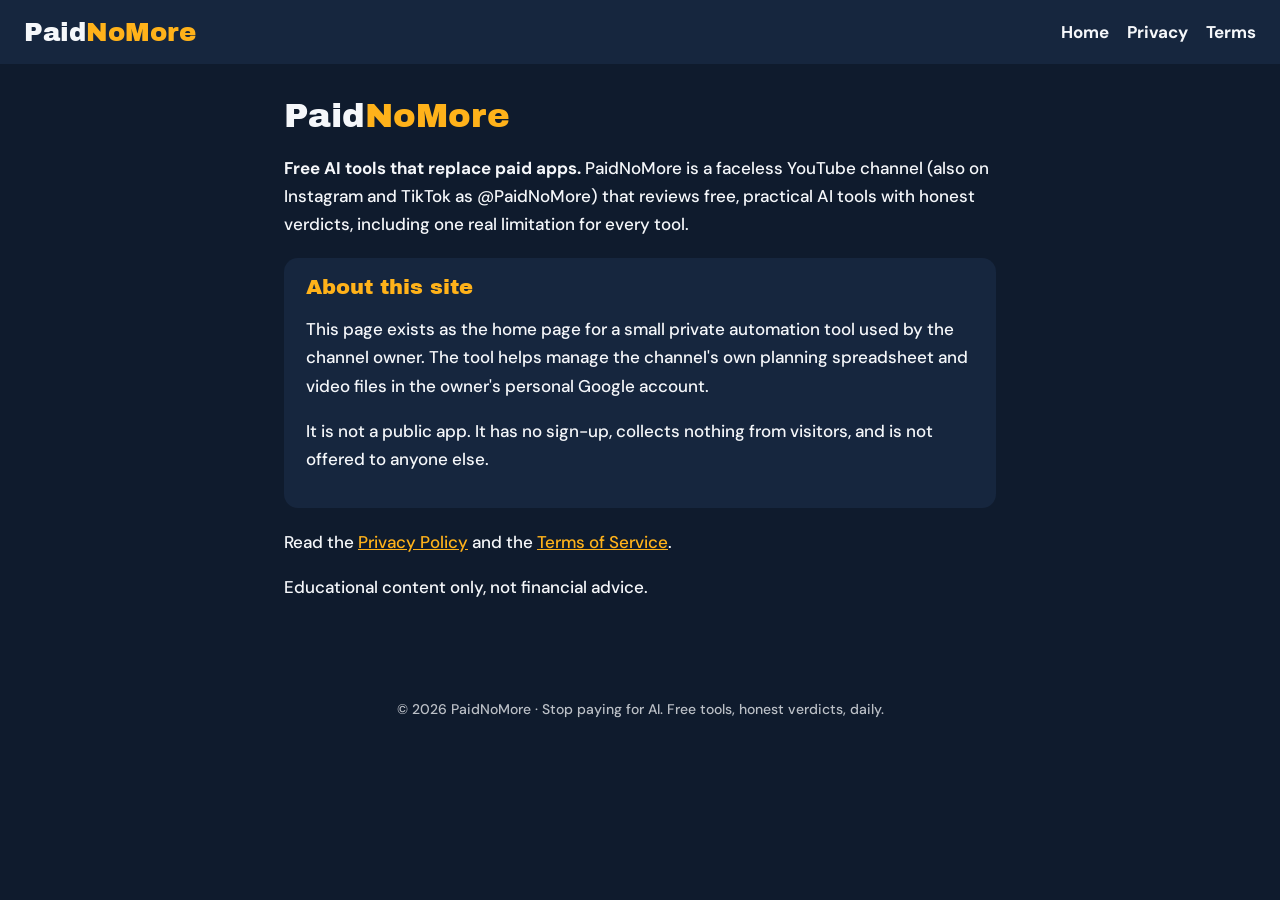
<file: index.html>
<!doctype html>
<html lang="en"><head><meta charset="utf-8"><meta name="viewport" content="width=device-width,initial-scale=1">
<title>PaidNoMore</title>
<link rel="preconnect" href="https://fonts.googleapis.com"><link rel="preconnect" href="https://fonts.gstatic.com" crossorigin>
<link href="https://fonts.googleapis.com/css2?family=Archivo+Black&family=DM+Sans:wght@500;700&display=swap" rel="stylesheet">
<link rel="stylesheet" href="style.css"></head><body>
<header><a class="brand" href="index.html"><span class="p">Paid</span><span class="n">NoMore</span></a>
<nav><a href="index.html">Home</a><a href="privacy.html">Privacy</a><a href="terms.html">Terms</a></nav></header>
<main>
<h1>Paid<span>NoMore</span></h1>
<p><strong>Free AI tools that replace paid apps.</strong> PaidNoMore is a faceless YouTube channel (also on Instagram and TikTok as @PaidNoMore) that reviews free, practical AI tools with honest verdicts, including one real limitation for every tool.</p>
<div class="card"><h2 style="margin-top:0">About this site</h2>
<p>This page exists as the home page for a small private automation tool used by the channel owner. The tool helps manage the channel's own planning spreadsheet and video files in the owner's personal Google account.</p>
<p>It is not a public app. It has no sign-up, collects nothing from visitors, and is not offered to anyone else.</p></div>
<p>Read the <a href="privacy.html">Privacy Policy</a> and the <a href="terms.html">Terms of Service</a>.</p>
<p>Educational content only, not financial advice.</p>
</main>
<footer>© 2026 PaidNoMore · Stop paying for AI. Free tools, honest verdicts, daily.</footer>
</body></html>
</file>
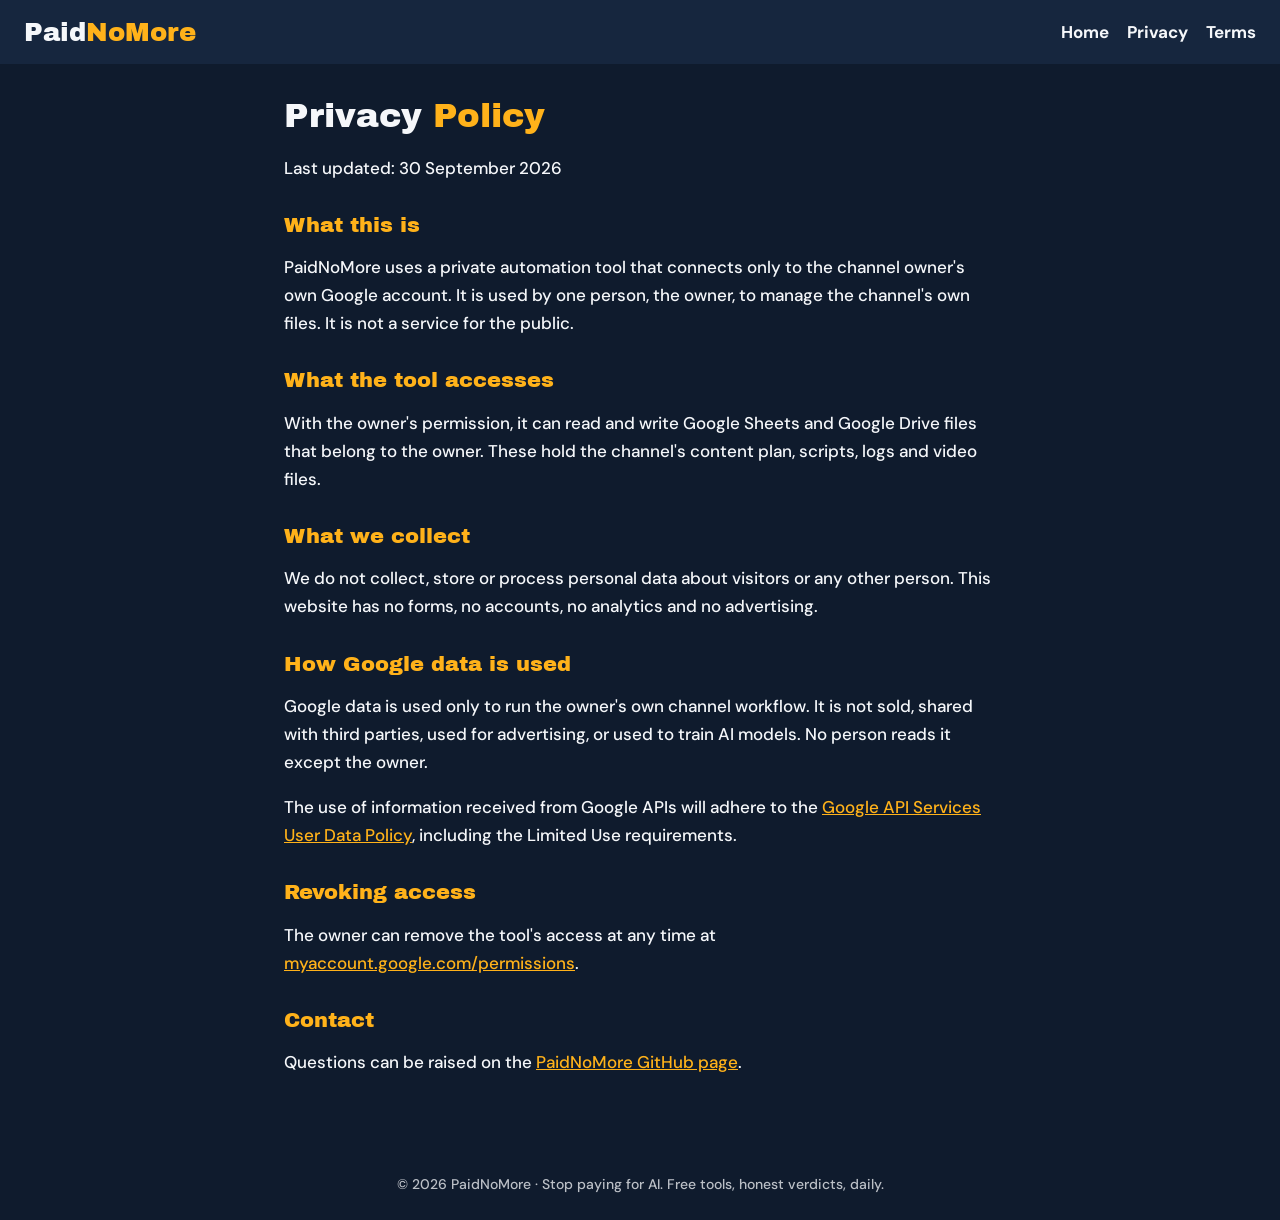
<file: privacy.html>
<!doctype html>
<html lang="en"><head><meta charset="utf-8"><meta name="viewport" content="width=device-width,initial-scale=1">
<title>Privacy Policy – PaidNoMore</title>
<link rel="preconnect" href="https://fonts.googleapis.com"><link rel="preconnect" href="https://fonts.gstatic.com" crossorigin>
<link href="https://fonts.googleapis.com/css2?family=Archivo+Black&family=DM+Sans:wght@500;700&display=swap" rel="stylesheet">
<link rel="stylesheet" href="style.css"></head><body>
<header><a class="brand" href="index.html"><span class="p">Paid</span><span class="n">NoMore</span></a>
<nav><a href="index.html">Home</a><a href="privacy.html">Privacy</a><a href="terms.html">Terms</a></nav></header>
<main>
<h1>Privacy <span>Policy</span></h1>
<p>Last updated: 30 September 2026</p>
<h2>What this is</h2>
<p>PaidNoMore uses a private automation tool that connects only to the channel owner's own Google account. It is used by one person, the owner, to manage the channel's own files. It is not a service for the public.</p>
<h2>What the tool accesses</h2>
<p>With the owner's permission, it can read and write Google Sheets and Google Drive files that belong to the owner. These hold the channel's content plan, scripts, logs and video files.</p>
<h2>What we collect</h2>
<p>We do not collect, store or process personal data about visitors or any other person. This website has no forms, no accounts, no analytics and no advertising.</p>
<h2>How Google data is used</h2>
<p>Google data is used only to run the owner's own channel workflow. It is not sold, shared with third parties, used for advertising, or used to train AI models. No person reads it except the owner.</p>
<p>The use of information received from Google APIs will adhere to the <a href="https://developers.google.com/terms/api-services-user-data-policy">Google API Services User Data Policy</a>, including the Limited Use requirements.</p>
<h2>Revoking access</h2>
<p>The owner can remove the tool's access at any time at <a href="https://myaccount.google.com/permissions">myaccount.google.com/permissions</a>.</p>
<h2>Contact</h2>
<p>Questions can be raised on the <a href="https://github.com/paidnomorehq">PaidNoMore GitHub page</a>.</p>
</main>
<footer>© 2026 PaidNoMore · Stop paying for AI. Free tools, honest verdicts, daily.</footer>
</body></html>
</file>
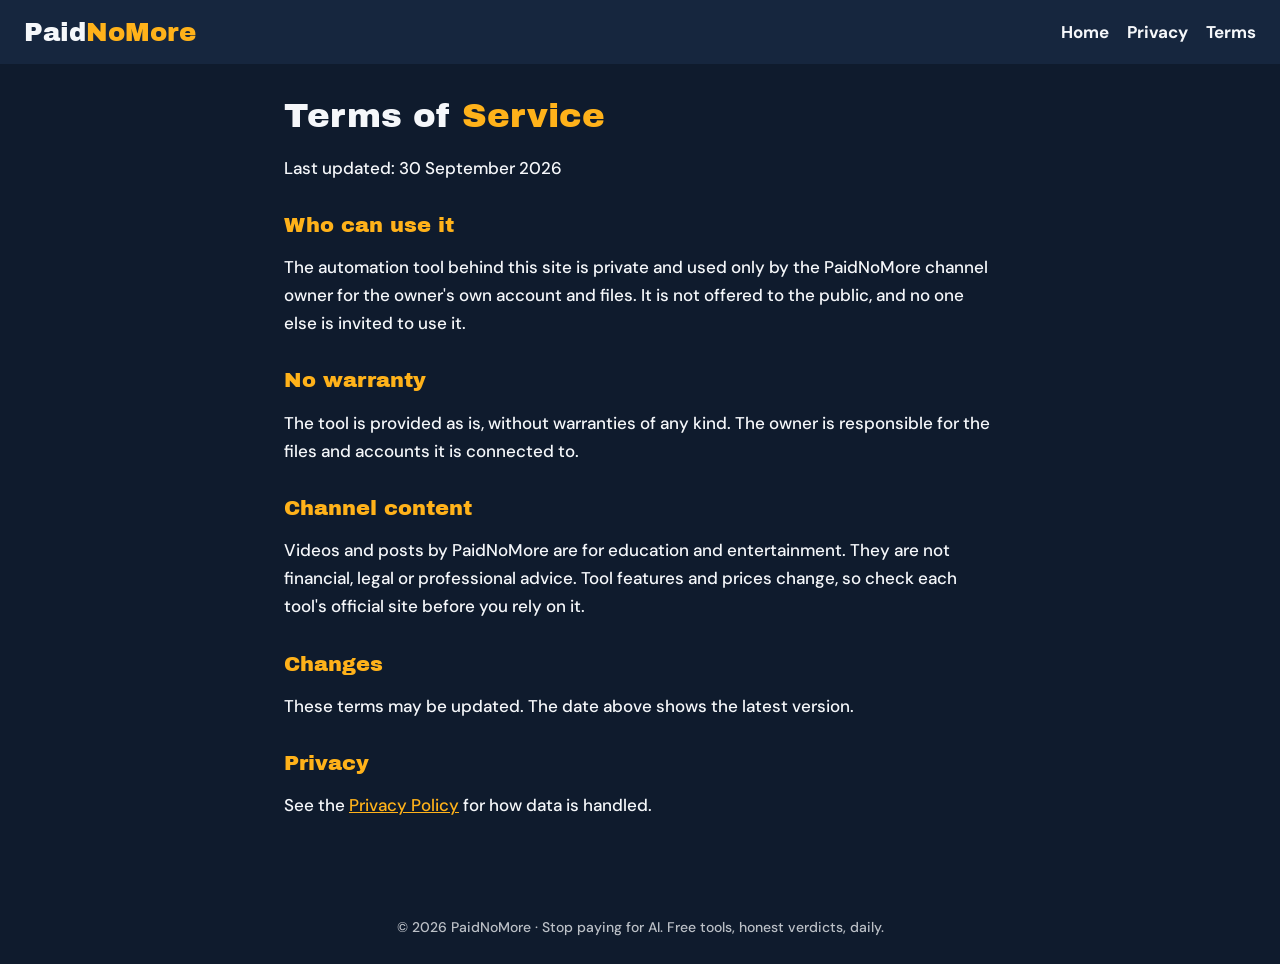
<file: terms.html>
<!doctype html>
<html lang="en"><head><meta charset="utf-8"><meta name="viewport" content="width=device-width,initial-scale=1">
<title>Terms of Service – PaidNoMore</title>
<link rel="preconnect" href="https://fonts.googleapis.com"><link rel="preconnect" href="https://fonts.gstatic.com" crossorigin>
<link href="https://fonts.googleapis.com/css2?family=Archivo+Black&family=DM+Sans:wght@500;700&display=swap" rel="stylesheet">
<link rel="stylesheet" href="style.css"></head><body>
<header><a class="brand" href="index.html"><span class="p">Paid</span><span class="n">NoMore</span></a>
<nav><a href="index.html">Home</a><a href="privacy.html">Privacy</a><a href="terms.html">Terms</a></nav></header>
<main>
<h1>Terms of <span>Service</span></h1>
<p>Last updated: 30 September 2026</p>
<h2>Who can use it</h2>
<p>The automation tool behind this site is private and used only by the PaidNoMore channel owner for the owner's own account and files. It is not offered to the public, and no one else is invited to use it.</p>
<h2>No warranty</h2>
<p>The tool is provided as is, without warranties of any kind. The owner is responsible for the files and accounts it is connected to.</p>
<h2>Channel content</h2>
<p>Videos and posts by PaidNoMore are for education and entertainment. They are not financial, legal or professional advice. Tool features and prices change, so check each tool's official site before you rely on it.</p>
<h2>Changes</h2>
<p>These terms may be updated. The date above shows the latest version.</p>
<h2>Privacy</h2>
<p>See the <a href="privacy.html">Privacy Policy</a> for how data is handled.</p>
</main>
<footer>© 2026 PaidNoMore · Stop paying for AI. Free tools, honest verdicts, daily.</footer>
</body></html>
</file>
<file: style.css>
:root{--navy:#0F1B2D;--panel:#16263E;--amber:#FFB21A;--text:#F5F7FA}
*{box-sizing:border-box}body{margin:0;background:var(--navy);color:var(--text);font:500 17px/1.65 "DM Sans",system-ui,sans-serif}
header{display:flex;flex-wrap:wrap;gap:12px;justify-content:space-between;align-items:center;padding:18px 24px;background:var(--panel)}
.brand{font:400 26px "Archivo Black",sans-serif;text-decoration:none;color:var(--text)}.brand .n{color:var(--amber)}
nav a{color:var(--text);margin-left:18px;text-decoration:none;font-weight:700}nav a:hover{color:var(--amber)}
main{max-width:760px;margin:0 auto;padding:32px 24px 56px}
h1{font:400 34px/1.2 "Archivo Black",sans-serif;margin:0 0 16px}h1 span{color:var(--amber)}
h2{font:400 21px "Archivo Black",sans-serif;color:var(--amber);margin-top:32px}
a{color:var(--amber)}.card{background:var(--panel);border-radius:14px;padding:18px 22px;margin:20px 0}
footer{text-align:center;padding:24px;font-size:14px;opacity:.75}
</file>
